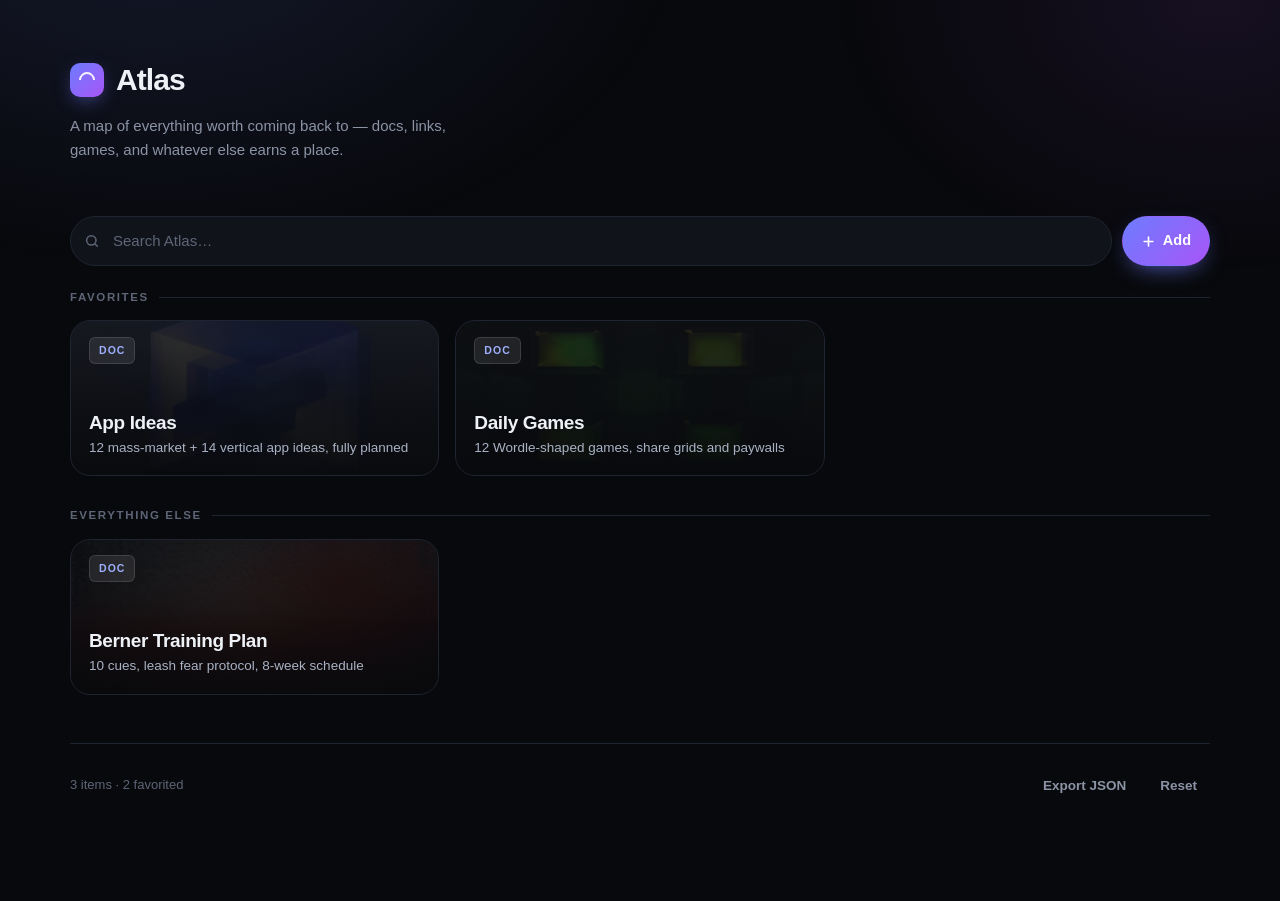
<file: index.html>
<!doctype html>
<html lang="en">
<head>
<meta charset="utf-8">
<meta name="viewport" content="width=device-width, initial-scale=1, viewport-fit=cover">
<title>Atlas</title>
<meta name="description" content="A map of everything worth coming back to.">
<meta name="theme-color" content="#08090c">
<link rel="stylesheet" href="assets/css/style.css">
<link rel="icon" href="data:image/svg+xml,<svg xmlns='http://www.w3.org/2000/svg' viewBox='0 0 100 100'><rect width='100' height='100' rx='24' fill='%236d7cff'/><circle cx='50' cy='50' r='24' fill='none' stroke='white' stroke-width='9' stroke-dasharray='75 100' transform='rotate(45 50 50)'/></svg>">
</head>
<body>

<div class="wrap">

  <header class="masthead">
    <div class="brand">
      <div class="mark"></div>
      <h1>Atlas</h1>
    </div>
    <p class="tagline">A map of everything worth coming back to — docs, links, games, and whatever else earns a place.</p>
  </header>

  <div class="toolbar">
    <div class="search">
      <svg width="16" height="16" viewBox="0 0 24 24" fill="none" stroke="currentColor" stroke-width="2.2" stroke-linecap="round">
        <circle cx="11" cy="11" r="7"/><path d="M20 20l-3.5-3.5"/>
      </svg>
      <input id="search" type="search" placeholder="Search Atlas…" autocomplete="off" spellcheck="false">
    </div>
    <button class="btn btn-primary" id="add-btn">
      <svg width="15" height="15" viewBox="0 0 24 24" fill="none" stroke="currentColor" stroke-width="2.6" stroke-linecap="round"><path d="M12 5v14M5 12h14"/></svg>
      Add
    </button>
  </div>

  <main id="board"></main>

  <footer class="foot">
    <span id="count"></span>
    <span class="spacer"></span>
    <button class="btn btn-ghost" id="export-btn">Export JSON</button>
    <button class="btn btn-ghost" id="reset-btn">Reset</button>
  </footer>

</div>

<div class="toast" id="toast"></div>

<script src="assets/js/app.js?v=2"></script>
</body>
</html>
</file>
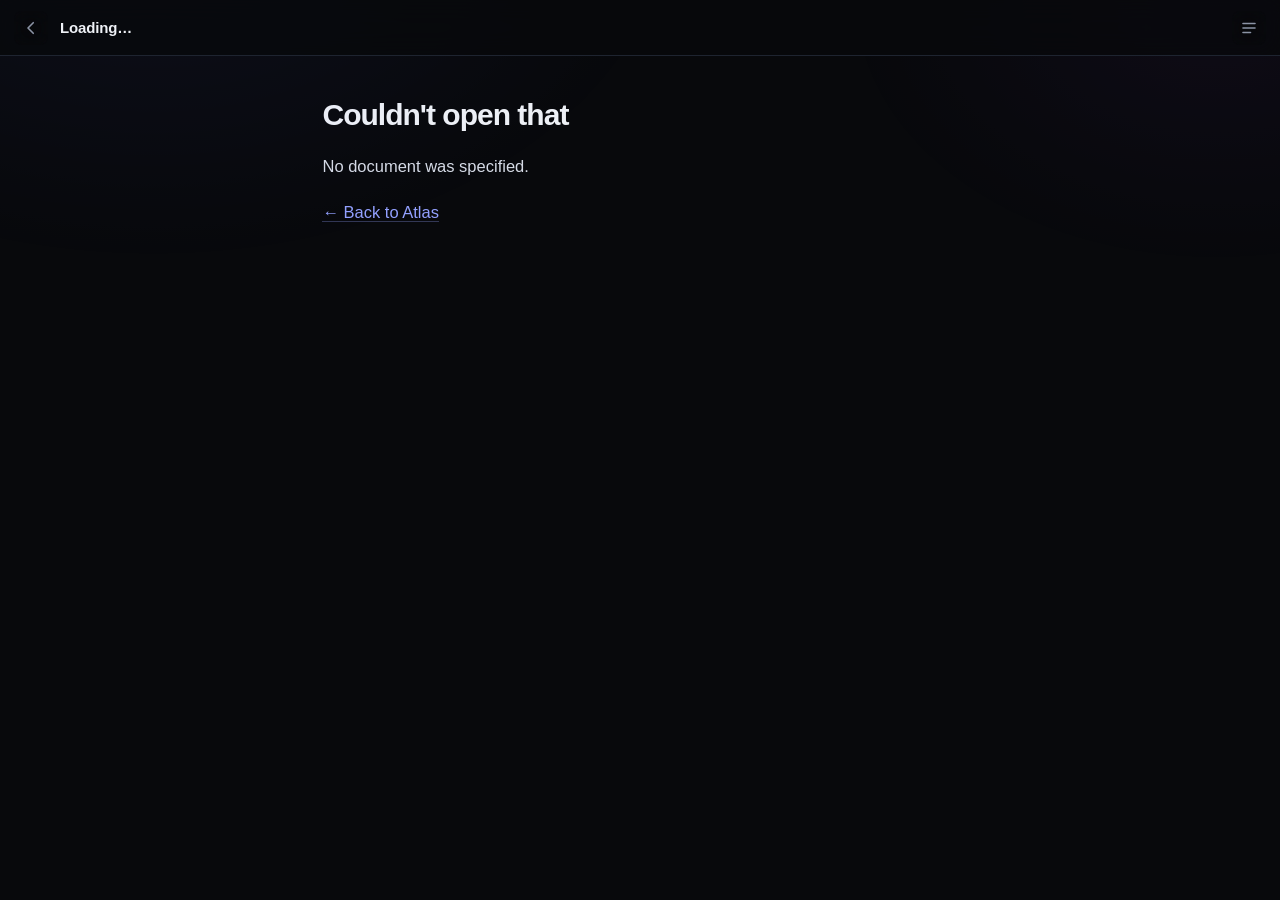
<file: viewer.html>
<!doctype html>
<html lang="en">
<head>
<meta charset="utf-8">
<meta name="viewport" content="width=device-width, initial-scale=1, viewport-fit=cover">
<title>Atlas · Reader</title>
<meta name="theme-color" content="#08090c">
<link rel="stylesheet" href="assets/css/style.css">
<link rel="stylesheet" href="assets/css/viewer.css">
<link rel="icon" href="data:image/svg+xml,<svg xmlns='http://www.w3.org/2000/svg' viewBox='0 0 100 100'><rect width='100' height='100' rx='24' fill='%236d7cff'/><circle cx='50' cy='50' r='24' fill='none' stroke='white' stroke-width='9' stroke-dasharray='75 100' transform='rotate(45 50 50)'/></svg>">
</head>
<body class="reader">

<div class="progress" id="progress"></div>

<header class="topbar">
  <a class="icon-btn back" href="index.html" aria-label="Back to Atlas">
    <svg viewBox="0 0 24 24" fill="none" stroke="currentColor" stroke-width="2.2" stroke-linecap="round" stroke-linejoin="round"><path d="M15 5l-7 7 7 7"/></svg>
  </a>
  <div class="topbar-title" id="doc-title">Loading…</div>
  <button class="icon-btn" id="toc-btn" aria-label="Contents" title="Contents">
    <svg viewBox="0 0 24 24" fill="none" stroke="currentColor" stroke-width="2.2" stroke-linecap="round"><path d="M4 6h16M4 12h16M4 18h10"/></svg>
  </button>
</header>

<nav class="toc" id="toc" hidden>
  <div class="toc-head">Contents</div>
  <div id="toc-list"></div>
</nav>
<div class="toc-scrim" id="toc-scrim" hidden></div>

<main class="doc" id="doc">
  <div class="loading">Loading document…</div>
</main>

<a class="totop" id="totop" href="#" aria-label="Back to top">
  <svg viewBox="0 0 24 24" fill="none" stroke="currentColor" stroke-width="2.4" stroke-linecap="round" stroke-linejoin="round"><path d="M12 19V6M5 12l7-7 7 7"/></svg>
</a>

<script src="assets/js/marked.min.js"></script>
<script src="assets/js/viewer.js"></script>
</body>
</html>
</file>
<file: assets/css/style.css>
/* Atlas — a map of everything worth coming back to */

:root {
  --bg: #08090c;
  --bg-2: #0d0f14;
  --surface: #101319;
  --surface-2: #161a22;
  --line: #1e2430;
  --line-2: #2a3242;
  --text: #eef1f6;
  --muted: #8b93a5;
  --muted-2: #5d6577;
  --accent: #6d7cff;
  --accent-2: #a855f7;
  --gold: #f0b429;
  --danger: #f2555a;
  --radius: 20px;
  --radius-sm: 12px;
  --shadow: 0 10px 40px -12px rgba(0, 0, 0, 0.8);
  --font: -apple-system, BlinkMacSystemFont, "Segoe UI", Inter, Roboto, "Helvetica Neue", Arial, sans-serif;
  --mono: ui-monospace, SFMono-Regular, "SF Mono", Menlo, Consolas, "Liberation Mono", monospace;
}

* { box-sizing: border-box; }

html { -webkit-text-size-adjust: 100%; }

body {
  margin: 0;
  background: var(--bg);
  color: var(--text);
  font-family: var(--font);
  font-size: 16px;
  line-height: 1.6;
  -webkit-font-smoothing: antialiased;
  overflow-x: hidden;
}

/* ambient wash */
body::before {
  content: "";
  position: fixed;
  inset: 0;
  background:
    radial-gradient(900px 600px at 12% -10%, rgba(109, 124, 255, 0.13), transparent 60%),
    radial-gradient(700px 500px at 95% 0%, rgba(168, 85, 247, 0.09), transparent 55%);
  pointer-events: none;
  z-index: 0;
}

.wrap {
  position: relative;
  z-index: 1;
  max-width: 1180px;
  margin: 0 auto;
  padding: 0 20px 96px;
}

/* ---------- header ---------- */

.masthead {
  padding: 56px 0 28px;
}

.brand {
  display: flex;
  align-items: center;
  gap: 12px;
  margin: 0 0 10px;
}

.mark {
  width: 34px;
  height: 34px;
  flex: none;
  border-radius: 10px;
  background: linear-gradient(135deg, var(--accent), var(--accent-2));
  position: relative;
  box-shadow: 0 6px 20px -6px rgba(109, 124, 255, 0.7);
}
.mark::after {
  content: "";
  position: absolute;
  inset: 9px;
  border: 2px solid rgba(255, 255, 255, 0.92);
  border-radius: 50%;
  border-right-color: transparent;
  border-bottom-color: transparent;
  transform: rotate(45deg);
}

h1 {
  font-size: 30px;
  letter-spacing: -0.03em;
  font-weight: 680;
  margin: 0;
}

.tagline {
  color: var(--muted);
  font-size: 15px;
  margin: 0;
  max-width: 46ch;
}

/* ---------- toolbar ---------- */

.toolbar {
  display: flex;
  gap: 10px;
  align-items: center;
  margin: 26px 0 22px;
  flex-wrap: wrap;
}

.search {
  flex: 1 1 240px;
  position: relative;
  min-width: 0;
}
.search svg {
  position: absolute;
  left: 14px;
  top: 50%;
  transform: translateY(-50%);
  color: var(--muted-2);
  pointer-events: none;
}
.search input {
  width: 100%;
  padding: 12px 14px 12px 42px;
  background: var(--surface);
  border: 1px solid var(--line);
  border-radius: 999px;
  color: var(--text);
  font: inherit;
  font-size: 15px;
  outline: none;
  transition: border-color 0.15s, background 0.15s;
}
.search input::placeholder { color: var(--muted-2); }
.search input:focus {
  border-color: var(--line-2);
  background: var(--surface-2);
}

.btn {
  display: inline-flex;
  align-items: center;
  gap: 7px;
  padding: 12px 18px;
  border-radius: 999px;
  border: 1px solid var(--line);
  background: var(--surface);
  color: var(--text);
  font: inherit;
  font-size: 14.5px;
  font-weight: 550;
  cursor: pointer;
  white-space: nowrap;
  transition: background 0.15s, border-color 0.15s, transform 0.1s;
}
.btn:hover { background: var(--surface-2); border-color: var(--line-2); }
.btn:active { transform: scale(0.975); }

.btn-primary {
  background: linear-gradient(135deg, var(--accent), var(--accent-2));
  border-color: transparent;
  color: #fff;
  box-shadow: 0 8px 24px -10px rgba(109, 124, 255, 0.9);
}
.btn-primary:hover { filter: brightness(1.08); background: linear-gradient(135deg, var(--accent), var(--accent-2)); }

.btn-ghost {
  background: none;
  border-color: transparent;
  color: var(--muted);
  padding: 8px 12px;
  font-size: 13.5px;
}
.btn-ghost:hover { background: var(--surface); color: var(--text); }

/* ---------- grid ---------- */

.grid {
  display: grid;
  grid-template-columns: 1fr;
  gap: 16px;
}
@media (min-width: 680px)  { .grid { grid-template-columns: repeat(2, 1fr); } }
@media (min-width: 1000px) { .grid { grid-template-columns: repeat(3, 1fr); } }

.section-label {
  font-size: 11.5px;
  text-transform: uppercase;
  letter-spacing: 0.14em;
  color: var(--muted-2);
  font-weight: 650;
  margin: 30px 0 14px;
  display: flex;
  align-items: center;
  gap: 10px;
}
.section-label::after {
  content: "";
  flex: 1;
  height: 1px;
  background: var(--line);
}
.section-label:first-child { margin-top: 0; }

/* ---------- card ---------- */

.card {
  position: relative;
  border-radius: var(--radius);
  border: 1px solid var(--line);
  background: var(--surface);
  overflow: hidden;
  min-height: 156px;
  display: flex;
  flex-direction: column;
  justify-content: flex-end;
  padding: 18px;
  cursor: pointer;
  isolation: isolate;
  transition: transform 0.18s cubic-bezier(0.2, 0.8, 0.3, 1), border-color 0.18s, box-shadow 0.18s;
  -webkit-tap-highlight-color: transparent;
}
.card:hover {
  transform: translateY(-3px);
  border-color: var(--line-2);
  box-shadow: var(--shadow);
}
.card:focus-visible {
  outline: 2px solid var(--accent);
  outline-offset: 3px;
}

/* generated art, low opacity */
.card-art {
  position: absolute;
  inset: 0;
  background-size: cover;
  background-position: center;
  opacity: 0.26;
  z-index: -2;
  transition: opacity 0.25s, transform 0.5s cubic-bezier(0.2, 0.8, 0.3, 1);
  transform: scale(1.02);
}
.card:hover .card-art { opacity: 0.4; transform: scale(1.07); }

/* scrim keeps text legible over any image */
.card::before {
  content: "";
  position: absolute;
  inset: 0;
  z-index: -1;
  background: linear-gradient(
    180deg,
    rgba(8, 9, 12, 0.35) 0%,
    rgba(8, 9, 12, 0.72) 55%,
    rgba(8, 9, 12, 0.94) 100%
  );
}

.card-top {
  position: absolute;
  top: 14px;
  left: 18px;
  right: 14px;
  display: flex;
  align-items: center;
  gap: 8px;
}

.badge {
  font-size: 10.5px;
  font-weight: 700;
  letter-spacing: 0.1em;
  text-transform: uppercase;
  padding: 4px 9px;
  border-radius: 6px;
  background: rgba(255, 255, 255, 0.09);
  border: 1px solid rgba(255, 255, 255, 0.12);
  color: #d8deeb;
  backdrop-filter: blur(8px);
}
.badge[data-type="md"]   { color: #9fb0ff; }
.badge[data-type="link"] { color: #6ee7c0; }
.badge[data-type="game"] { color: #f0b429; }

.card-actions {
  margin-left: auto;
  display: flex;
  gap: 4px;
  opacity: 0;
  transform: translateY(-3px);
  transition: opacity 0.18s, transform 0.18s;
}
.card:hover .card-actions,
.card:focus-within .card-actions { opacity: 1; transform: none; }
/* touch devices never hover — always show */
@media (hover: none) {
  .card-actions { opacity: 1; transform: none; }
}

.icon-btn {
  width: 30px;
  height: 30px;
  display: grid;
  place-items: center;
  border-radius: 8px;
  border: 1px solid rgba(255, 255, 255, 0.12);
  background: rgba(10, 12, 18, 0.62);
  backdrop-filter: blur(10px);
  color: var(--muted);
  cursor: pointer;
  padding: 0;
  transition: color 0.15s, background 0.15s, border-color 0.15s;
}
.icon-btn:hover { color: var(--text); background: rgba(30, 36, 48, 0.9); border-color: var(--line-2); }
.icon-btn.is-fav { color: var(--gold); border-color: rgba(240, 180, 41, 0.4); }
.icon-btn.danger:hover { color: var(--danger); border-color: rgba(242, 85, 90, 0.45); }
.icon-btn svg { width: 15px; height: 15px; display: block; }

.card h3 {
  margin: 0 0 3px;
  font-size: 19px;
  font-weight: 640;
  letter-spacing: -0.02em;
  line-height: 1.25;
}
.card p {
  margin: 0;
  color: #a9b2c4;
  font-size: 13.5px;
  line-height: 1.45;
}

/* ---------- empty state ---------- */

.empty {
  border: 1px dashed var(--line-2);
  border-radius: var(--radius);
  padding: 56px 24px;
  text-align: center;
  color: var(--muted);
}
.empty strong { display: block; color: var(--text); font-size: 17px; margin-bottom: 6px; }

/* ---------- footer ---------- */

.foot {
  margin-top: 48px;
  padding-top: 22px;
  border-top: 1px solid var(--line);
  display: flex;
  gap: 8px;
  align-items: center;
  flex-wrap: wrap;
  color: var(--muted-2);
  font-size: 13px;
}
.foot .spacer { flex: 1; }

/* ---------- modal ---------- */

.modal-backdrop {
  position: fixed;
  inset: 0;
  background: rgba(4, 5, 8, 0.76);
  backdrop-filter: blur(6px);
  z-index: 50;
  display: grid;
  place-items: center;
  padding: 20px;
  animation: fade 0.16s ease;
}
@keyframes fade { from { opacity: 0; } }

.modal {
  width: 100%;
  max-width: 470px;
  background: var(--bg-2);
  border: 1px solid var(--line-2);
  border-radius: var(--radius);
  box-shadow: var(--shadow);
  padding: 24px;
  max-height: 88vh;
  overflow-y: auto;
  animation: pop 0.18s cubic-bezier(0.2, 0.8, 0.3, 1);
}
@keyframes pop { from { transform: translateY(10px) scale(0.98); opacity: 0; } }

.modal h2 {
  margin: 0 0 4px;
  font-size: 19px;
  letter-spacing: -0.02em;
}
.modal .hint {
  color: var(--muted);
  font-size: 13.5px;
  margin: 0 0 18px;
}

.field { margin-bottom: 14px; }
.field label {
  display: block;
  font-size: 12.5px;
  font-weight: 620;
  color: var(--muted);
  margin-bottom: 6px;
  letter-spacing: 0.01em;
}
.field input,
.field select,
.field textarea {
  width: 100%;
  padding: 11px 13px;
  background: var(--surface);
  border: 1px solid var(--line);
  border-radius: var(--radius-sm);
  color: var(--text);
  font: inherit;
  font-size: 14.5px;
  outline: none;
  transition: border-color 0.15s;
}
.field textarea { resize: vertical; min-height: 64px; }
.field input:focus,
.field select:focus,
.field textarea:focus { border-color: var(--accent); }
.field .sub { font-size: 12px; color: var(--muted-2); margin-top: 5px; }

.modal-actions {
  display: flex;
  gap: 10px;
  margin-top: 20px;
}
.modal-actions .btn { flex: 1; justify-content: center; }

/* ---------- toast ---------- */

.toast {
  position: fixed;
  left: 50%;
  bottom: 26px;
  transform: translateX(-50%) translateY(90px);
  background: var(--surface-2);
  border: 1px solid var(--line-2);
  color: var(--text);
  padding: 11px 18px;
  border-radius: 999px;
  font-size: 14px;
  box-shadow: var(--shadow);
  z-index: 90;
  transition: transform 0.28s cubic-bezier(0.2, 0.8, 0.3, 1);
  max-width: calc(100vw - 40px);
}
.toast.show { transform: translateX(-50%) translateY(0); }

/* ---------- mobile ---------- */

@media (max-width: 620px) {
  .wrap { padding: 0 15px 72px; }
  .masthead { padding: 34px 0 18px; }
  h1 { font-size: 25px; }
  .tagline { font-size: 14px; }
  .card { min-height: 142px; padding: 16px; }
  .card h3 { font-size: 17.5px; }
  .toolbar { gap: 8px; }
  .btn { padding: 11px 15px; font-size: 14px; }
}
</file>
<file: assets/css/viewer.css>
/* Atlas — markdown reader */

body.reader { padding-top: 56px; }
body.reader::before { opacity: 0.55; }

/* ---------- progress + chrome ---------- */

.progress {
  position: fixed;
  top: 0; left: 0;
  height: 2px;
  width: 0;
  background: linear-gradient(90deg, var(--accent), var(--accent-2));
  z-index: 60;
  transition: width 0.08s linear;
}

.topbar {
  position: fixed;
  top: 0; left: 0; right: 0;
  height: 56px;
  display: flex;
  align-items: center;
  gap: 12px;
  padding: 0 14px;
  background: rgba(8, 9, 12, 0.82);
  backdrop-filter: saturate(1.4) blur(14px);
  border-bottom: 1px solid var(--line);
  z-index: 55;
}
.topbar .icon-btn { width: 34px; height: 34px; flex: none; background: transparent; border-color: transparent; }
.topbar .icon-btn:hover { background: var(--surface-2); }
.topbar .icon-btn svg { width: 18px; height: 18px; }

.topbar-title {
  flex: 1;
  min-width: 0;
  font-size: 15px;
  font-weight: 620;
  letter-spacing: -0.01em;
  white-space: nowrap;
  overflow: hidden;
  text-overflow: ellipsis;
}

.totop {
  position: fixed;
  right: 18px;
  bottom: 18px;
  width: 42px; height: 42px;
  display: grid;
  place-items: center;
  border-radius: 50%;
  background: var(--surface-2);
  border: 1px solid var(--line-2);
  color: var(--muted);
  z-index: 40;
  opacity: 0;
  pointer-events: none;
  transition: opacity 0.2s, color 0.15s;
  box-shadow: var(--shadow);
}
.totop svg { width: 17px; height: 17px; }
.totop.show { opacity: 1; pointer-events: auto; }
.totop:hover { color: var(--text); }

/* ---------- table of contents ---------- */

.toc {
  position: fixed;
  top: 56px;
  right: 0;
  bottom: 0;
  width: min(330px, 86vw);
  background: var(--bg-2);
  border-left: 1px solid var(--line-2);
  z-index: 58;
  overflow-y: auto;
  padding: 18px 8px 40px;
  transform: translateX(100%);
  transition: transform 0.24s cubic-bezier(0.2, 0.8, 0.3, 1);
}
.toc.open { transform: none; }
.toc[hidden] { display: block; }

.toc-head {
  font-size: 11px;
  text-transform: uppercase;
  letter-spacing: 0.14em;
  color: var(--muted-2);
  font-weight: 700;
  padding: 0 12px 10px;
}

.toc a {
  display: block;
  padding: 7px 12px;
  color: var(--muted);
  text-decoration: none;
  font-size: 13.5px;
  line-height: 1.4;
  border-radius: 8px;
  border-left: 2px solid transparent;
}
.toc a:hover { color: var(--text); background: var(--surface); }
.toc a.lvl-3 { padding-left: 26px; font-size: 13px; color: var(--muted-2); }
.toc a.active { color: var(--text); border-left-color: var(--accent); background: var(--surface); }

.toc-scrim {
  position: fixed;
  inset: 56px 0 0;
  background: rgba(4, 5, 8, 0.6);
  z-index: 57;
  opacity: 0;
  pointer-events: none;
  transition: opacity 0.24s;
}
.toc-scrim.open { opacity: 1; pointer-events: auto; }

/* ---------- document ---------- */

.doc {
  max-width: 74ch;
  margin: 0 auto;
  padding: 40px 22px 120px;
  font-size: 16.5px;
  line-height: 1.72;
  color: #d6dbe6;
  overflow-wrap: break-word;
}

.loading { color: var(--muted); padding: 40px 0; }

.doc > *:first-child { margin-top: 0; }

.doc h1, .doc h2, .doc h3, .doc h4, .doc h5, .doc h6 {
  color: var(--text);
  line-height: 1.25;
  letter-spacing: -0.02em;
  scroll-margin-top: 72px;
  font-weight: 660;
}
.doc h1 { font-size: 30px; margin: 0 0 18px; letter-spacing: -0.033em; }
.doc h2 {
  font-size: 23px;
  margin: 52px 0 16px;
  padding-bottom: 10px;
  border-bottom: 1px solid var(--line);
}
.doc h3 { font-size: 18.5px; margin: 34px 0 10px; }
.doc h4 { font-size: 16px; margin: 26px 0 8px; color: #b9c1d2; }
.doc h5, .doc h6 { font-size: 14.5px; margin: 22px 0 6px; color: var(--muted); text-transform: uppercase; letter-spacing: 0.06em; }

.doc p { margin: 0 0 18px; }

.doc a { color: #93a1ff; text-decoration: none; border-bottom: 1px solid rgba(147, 161, 255, 0.3); }
.doc a:hover { border-bottom-color: #93a1ff; }

.doc strong { color: var(--text); font-weight: 640; }
.doc em { color: #c4cbd9; }

.doc ul, .doc ol { margin: 0 0 18px; padding-left: 22px; }
.doc li { margin-bottom: 7px; }
.doc li::marker { color: var(--muted-2); }
.doc ul ul, .doc ol ol, .doc ul ol, .doc ol ul { margin: 7px 0 0; }

.doc blockquote {
  margin: 22px 0;
  padding: 2px 0 2px 18px;
  border-left: 3px solid var(--accent);
  color: #b6bfd0;
  font-style: normal;
}
.doc blockquote p:last-child { margin-bottom: 0; }

.doc hr {
  border: 0;
  height: 1px;
  background: var(--line);
  margin: 44px 0;
}

.doc code {
  font-family: var(--mono);
  font-size: 0.875em;
  background: var(--surface-2);
  border: 1px solid var(--line);
  padding: 1.5px 6px;
  border-radius: 6px;
  color: #d7c5ff;
}
.doc pre {
  background: var(--surface);
  border: 1px solid var(--line);
  border-radius: var(--radius-sm);
  padding: 15px 16px;
  overflow-x: auto;
  margin: 0 0 20px;
  -webkit-overflow-scrolling: touch;
}
.doc pre code {
  background: none;
  border: 0;
  padding: 0;
  color: #cbd3e3;
  font-size: 13.5px;
  line-height: 1.6;
}

/* tables — scroll horizontally rather than breaking the page */
.table-wrap {
  overflow-x: auto;
  -webkit-overflow-scrolling: touch;
  margin: 0 0 22px;
  border: 1px solid var(--line);
  border-radius: var(--radius-sm);
}
.doc table {
  border-collapse: collapse;
  width: 100%;
  font-size: 14.5px;
  min-width: 460px;
}
.doc thead th {
  background: var(--surface-2);
  color: var(--text);
  font-weight: 640;
  text-align: left;
  white-space: nowrap;
}
.doc th, .doc td {
  padding: 10px 14px;
  border-bottom: 1px solid var(--line);
  vertical-align: top;
}
.doc tbody tr:last-child td { border-bottom: 0; }
.doc tbody tr:hover { background: rgba(255, 255, 255, 0.018); }

.doc img { max-width: 100%; height: auto; border-radius: var(--radius-sm); }

.doc input[type="checkbox"] { margin-right: 7px; accent-color: var(--accent); }
.doc li:has(> input[type="checkbox"]) { list-style: none; margin-left: -20px; }

.doc kbd {
  font-family: var(--mono);
  font-size: 12px;
  background: var(--surface-2);
  border: 1px solid var(--line-2);
  border-bottom-width: 2px;
  border-radius: 5px;
  padding: 1px 6px;
}

/* anchor affordance */
.doc .anchor {
  opacity: 0;
  margin-left: 8px;
  color: var(--muted-2);
  font-weight: 400;
  border: 0;
  font-size: 0.8em;
}
.doc h2:hover .anchor, .doc h3:hover .anchor { opacity: 1; }

/* ---------- mobile ---------- */

@media (max-width: 620px) {
  .doc {
    padding: 26px 17px 110px;
    font-size: 16px;
    line-height: 1.68;
  }
  .doc h1 { font-size: 25px; }
  .doc h2 { font-size: 20.5px; margin-top: 40px; }
  .doc h3 { font-size: 17.5px; }
  .doc table { font-size: 13.5px; min-width: 420px; }
  .doc th, .doc td { padding: 9px 11px; }
  .doc ul, .doc ol { padding-left: 19px; }
  .totop { right: 13px; bottom: 13px; }
}
</file>
